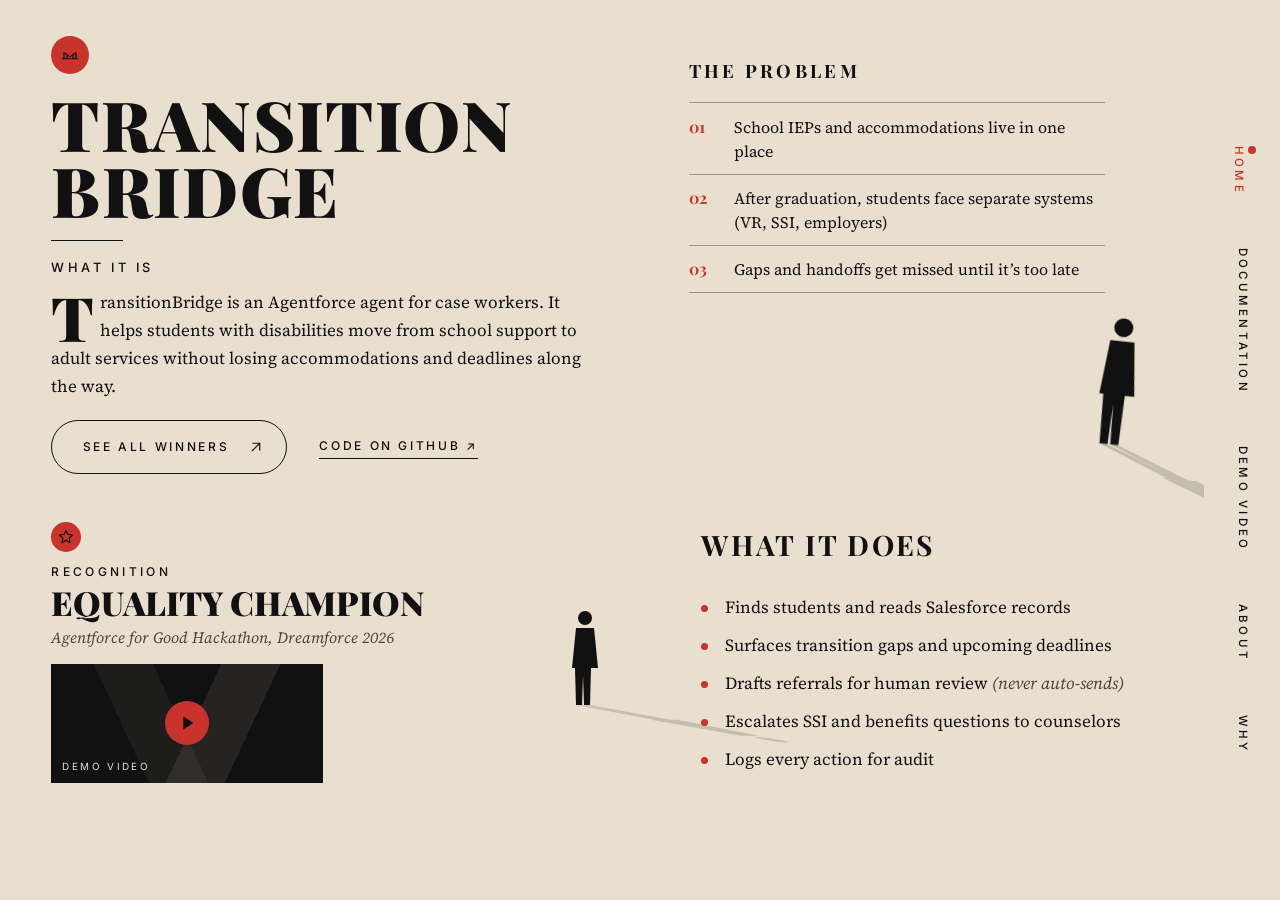
<file: index.html>
<!DOCTYPE html>
<html lang="en">
<head>
  <meta charset="utf-8">
  <meta name="viewport" content="width=device-width, initial-scale=1">
  <title>TransitionBridge — an Agentforce agent for case workers</title>
  <meta name="description" content="TransitionBridge is an Agentforce agent for case workers. It helps students with disabilities move from school support to adult services without losing accommodations and deadlines along the way.">
  <meta property="og:title" content="TransitionBridge">
  <meta property="og:description" content="Equality Champion — Agentforce for Good Hackathon, Dreamforce 2026.">
  <meta property="og:type" content="website">

  <link rel="preconnect" href="https://fonts.googleapis.com">
  <link rel="preconnect" href="https://fonts.gstatic.com" crossorigin>
  <link href="https://fonts.googleapis.com/css2?family=Inter:wght@400;500;700&family=Playfair+Display:ital,wght@0,700;0,900;1,500&family=Source+Serif+4:opsz,wght@8..60,400;8..60,500&display=swap" rel="stylesheet">
  <link rel="icon" type="image/svg+xml" href="favicon.svg">
  <script>if (!window.CSSViewTransitionRule || location.protocol === "file:") document.documentElement.classList.add("no-vt"); document.documentElement.classList.add("js");</script>
  <link rel="stylesheet" href="styles.css">
  <link rel="stylesheet" href="shared.css">
</head>
<body>

  <!-- Shared figure used as a stand-in for photography -->
  <svg width="0" height="0" style="position:absolute" aria-hidden="true" focusable="false">
    <defs>
      <symbol id="person" viewBox="0 0 40 100" overflow="visible">
        <circle cx="20" cy="9" r="7"/>
        <path d="M11 19h18l4 40h-7l-1 37h-6l-1-30-1 30h-6l-1-37H7z"/>
      </symbol>
    </defs>
  </svg>

  <a class="skip" href="#what">Skip to content</a>

  <div class="frame">
    <main class="stage" id="stage">

      <!-- 1 + 2 · Header and "What it is" -->
      <section class="cell hero" id="what" aria-labelledby="title">
        <span class="badge" aria-hidden="true">
          <svg viewBox="0 0 24 24" width="18" height="18" fill="none" stroke="currentColor" stroke-width="1.6" stroke-linecap="square">
            <path d="M2 17h20M4 17V9M20 17V9M4 9c3 0 5 5 8 5s5-5 8-5M8 17v-4M16 17v-4"/>
          </svg>
        </span>
        <h1 id="title" class="title">Transition<br>Bridge</h1>
        <hr class="rule">
        <h2 class="label">What it is</h2>
        <p class="lede dropcap">TransitionBridge is an Agentforce agent for case workers. It helps students with disabilities move from school support to adult services without losing accommodations and deadlines along the way.</p>
        <div class="cta-row">
          <a class="more" href="https://xahndra-salesforce.github.io/A4GDF26/" target="_blank" rel="noopener">
            <span class="more-icon" aria-hidden="true">
              <svg viewBox="0 0 24 24" width="18" height="18" fill="none" stroke="currentColor" stroke-width="1.6" stroke-linecap="square"><path d="M7 17L17 7M8 7h9v9"/></svg>
            </span>
            <span class="more-text">See all winners</span>
          </a>
          <a class="text-link" href="https://github.com/Alen983/TransitionBridge">Code on GitHub&nbsp;↗</a>
        </div>
      </section>

      <!-- 3 · Problem -->
      <section class="cell problem" aria-labelledby="problem-h">
        <h2 class="label" id="problem-h">The problem</h2>
        <ol class="numbered">
          <li><span>01</span>School IEPs and accommodations live in one place</li>
          <li><span>02</span>After graduation, students face separate systems (VR, SSI, employers)</li>
          <li><span>03</span>Gaps and handoffs get missed until it’s too late</li>
        </ol>
        <svg class="figure lean" viewBox="0 0 40 100" aria-hidden="true" focusable="false">
          <use href="#person" class="shadow" transform="translate(0 96) scale(1 -0.55) skewX(-55) translate(0 -96)"/>
          <use href="#person" class="body"/>
        </svg>
      </section>

      <!-- 5 · Proof -->
      <section class="cell proof" aria-labelledby="proof-h">
        <div class="skewed skew-left">
          <span class="badge red" aria-hidden="true">
            <svg viewBox="0 0 24 24" width="18" height="18" fill="none" stroke="currentColor" stroke-width="1.6" stroke-linejoin="round"><path d="M12 3l2.6 5.6 6.1.7-4.5 4.2 1.2 6L12 16.4 6.6 19.5l1.2-6L3.3 9.3l6.1-.7z"/></svg>
          </span>
          <h2 class="label" id="proof-h">Recognition</h2>
          <p class="award">Equality Champion</p>
          <p class="caption">Agentforce for Good Hackathon, Dreamforce&nbsp;2026</p>

          <!-- Optional video slot: swap for a <video> or <img> screenshot when ready -->
          <a class="video" href="#demo" data-demo-link aria-label="Watch the demo video">
            <span class="play" aria-hidden="true">
              <svg viewBox="0 0 24 24" width="22" height="22" fill="currentColor"><path d="M8 5v14l11-7z"/></svg>
            </span>
            <span class="video-label">Demo video</span>
          </a>
        </div>
        <svg class="figure walk" viewBox="0 0 40 100" aria-hidden="true" focusable="false">
          <use href="#person" class="shadow" transform="translate(0 96) scale(1 -0.4) skewX(-65) translate(0 -96)"/>
          <use href="#person" class="body"/>
        </svg>
      </section>

      <!-- 4 · What it does -->
      <section class="cell does" aria-labelledby="does-h">
        <div class="skewed skew-right">
          <h2 class="label big" id="does-h">What it does</h2>
          <ul class="dots">
            <li>Finds students and reads Salesforce records</li>
            <li>Surfaces transition gaps and upcoming deadlines</li>
            <li>Drafts referrals for human review <em>(never auto-sends)</em></li>
            <li>Escalates SSI and benefits questions to counselors</li>
            <li>Logs every action for audit</li>
          </ul>
        </div>
      </section>

      <!-- 6 · Links -->
      <nav class="links" aria-label="Project links">
        <a href="index.html" aria-current="page">Home</a>
        <a href="https://github.com/Alen983/TransitionBridge#readme">Documentation</a>
        <a href="#demo" data-demo-link>Demo video</a>
        <a href="about.html">About</a>
        <a href="why.html">Why</a>
      </nav>

    </main>
  </div>

  <script src="main.js"></script>
</body>
</html>
</file>
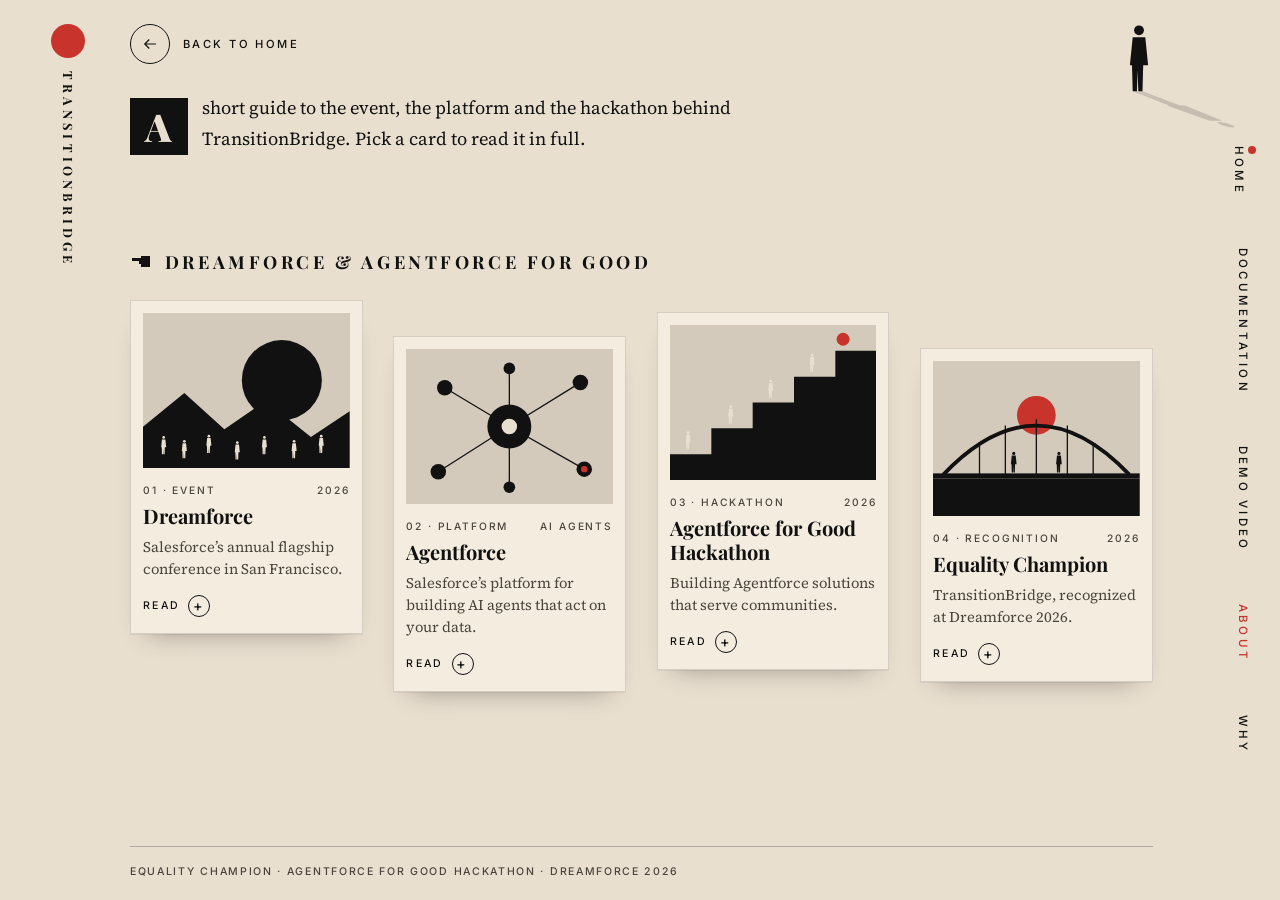
<file: about.html>
<!DOCTYPE html>
<html lang="en">
<head>
  <meta charset="utf-8">
  <meta name="viewport" content="width=device-width, initial-scale=1">
  <title>About — Dreamforce, Agentforce &amp; the Hackathon · TransitionBridge</title>
  <meta name="description" content="What is Dreamforce, what is Agentforce, and what is the Agentforce for Good Hackathon where TransitionBridge was recognized as Equality Champion.">

  <link rel="preconnect" href="https://fonts.googleapis.com">
  <link rel="preconnect" href="https://fonts.gstatic.com" crossorigin>
  <link href="https://fonts.googleapis.com/css2?family=Inter:wght@400;500;700&family=Playfair+Display:ital,wght@0,700;0,900;1,500&family=Source+Serif+4:opsz,wght@8..60,400;8..60,500&display=swap" rel="stylesheet">
  <link rel="icon" type="image/svg+xml" href="favicon.svg">
  <script>if (!window.CSSViewTransitionRule || location.protocol === "file:") document.documentElement.classList.add("no-vt"); document.documentElement.classList.add("js");</script>
  <link rel="stylesheet" href="about.css">
  <link rel="stylesheet" href="shared.css">
</head>
<body>

  <!-- Shared figure + pixel hand -->
  <svg width="0" height="0" style="position:absolute" aria-hidden="true" focusable="false">
    <defs>
      <symbol id="person" viewBox="0 0 40 100" overflow="visible">
        <circle cx="20" cy="9" r="7"/>
        <path d="M11 19h18l4 40h-7l-1 37h-6l-1-30-1 30h-6l-1-37H7z"/>
      </symbol>
    </defs>
  </svg>

  <a class="skip" href="#news">Skip to content</a>

  <div class="page">

  <a class="stamp" href="index.html" aria-label="TransitionBridge — home">
    <span class="dot" aria-hidden="true"></span>
    <span class="vertical">TransitionBridge</span>
  </a>

  <div class="content">
  <!-- Same figure as the home page: it glides here (to the top) when you navigate -->
  <svg class="figure" viewBox="0 0 40 100" aria-hidden="true" focusable="false">
    <use href="#person" class="shadow" transform="translate(0 96) scale(1 -0.55) skewX(-55) translate(0 -96)"/>
    <use href="#person" class="body"/>
  </svg>

  <a class="back" href="index.html">
    <span class="back-icon" aria-hidden="true">
      <svg viewBox="0 0 24 24" width="18" height="18" fill="none" stroke="currentColor" stroke-width="1.6"><path d="M20 12H5M11 6l-6 6 6 6"/></svg>
    </span>
    <span class="back-text">Back to home</span>
  </a>

  <main>

    <!-- Intro -->
    <section class="intro" aria-labelledby="intro-h">
      <h1 id="intro-h" class="sr-only">About Dreamforce, Agentforce and the Agentforce for Good Hackathon</h1>
      <p class="lede"><span class="cap">A</span> short guide to the event, the platform and the hackathon behind TransitionBridge. Pick a card to read it in full.</p>
    </section>

    <!-- News -->
    <section class="news" id="news" aria-labelledby="news-h">
      <h2 id="news-h" class="section-title">
        <svg class="hand" viewBox="0 0 14 8" width="22" height="13" aria-hidden="true" focusable="false">
          <path d="M7 0h6v1H7zM1 1h12v2H1zM6 3h7v2H6zM7 5h6v2H7z" transform="translate(0 .5)"/>
        </svg>
        Dreamforce &amp; Agentforce for Good
      </h2>

      <ul class="cards">

        <li>
          <button class="card" type="button" aria-haspopup="dialog">
            <span class="thumb">
              <svg viewBox="0 0 320 240" role="img" aria-label="Illustration: a crowd in front of mountains and a large sun">
                <rect class="bg" width="320" height="240"/>
                <circle cx="215" cy="104" r="62" fill="#111"/>
                <path d="M0 240V176l64-52 62 56 64-44 70 56 60-40v108z" fill="#111"/>
                <g fill="#e9dfcf">
                  <use href="#person" x="26"  y="190" width="12" height="30"/>
                  <use href="#person" x="58"  y="196" width="12" height="30"/>
                  <use href="#person" x="96"  y="188" width="12" height="30"/>
                  <use href="#person" x="140" y="198" width="12" height="30"/>
                  <use href="#person" x="182" y="190" width="12" height="30"/>
                  <use href="#person" x="228" y="196" width="12" height="30"/>
                  <use href="#person" x="270" y="188" width="12" height="30"/>
                </g>
              </svg>
            </span>
            <span class="meta"><span class="tag">01 · Event</span><span class="year">2026</span></span>
            <span class="title">Dreamforce</span>
            <span class="excerpt">Salesforce’s annual flagship conference in San Francisco.</span>
            <span class="open">Read <i aria-hidden="true">+</i></span>
            <span class="full" hidden>
              <p>Dreamforce is Salesforce’s annual flagship conference, held in San Francisco. Customers, partners, nonprofits and developers gather for product launches, training sessions and community events.</p>
              <p>It is also where the Agentforce for Good Hackathon came together in 2026, the setting in which TransitionBridge was recognized.</p>
            </span>
          </button>
        </li>

        <li>
          <button class="card" type="button" aria-haspopup="dialog">
            <span class="thumb">
              <svg viewBox="0 0 320 240" role="img" aria-label="Illustration: a central node connected to smaller nodes">
                <rect class="bg" width="320" height="240"/>
                <g stroke="#111" stroke-width="2" fill="none">
                  <path d="M160 120L60 60M160 120L270 52M160 120L50 190M160 120L276 186M160 120L160 30M160 120L160 214"/>
                </g>
                <g fill="#111">
                  <circle cx="60"  cy="60"  r="12"/>
                  <circle cx="270" cy="52"  r="12"/>
                  <circle cx="50"  cy="190" r="12"/>
                  <circle cx="276" cy="186" r="12"/>
                  <circle cx="160" cy="30"  r="9"/>
                  <circle cx="160" cy="214" r="9"/>
                  <circle cx="160" cy="120" r="34"/>
                </g>
                <circle cx="160" cy="120" r="12" fill="#e9dfcf"/>
                <circle cx="276" cy="186" r="5" fill="#c8342b"/>
              </svg>
            </span>
            <span class="meta"><span class="tag">02 · Platform</span><span class="year">AI agents</span></span>
            <span class="title">Agentforce</span>
            <span class="excerpt">Salesforce’s platform for building AI agents that act on your data.</span>
            <span class="open">Read <i aria-hidden="true">+</i></span>
            <span class="full" hidden>
              <p>Agentforce is Salesforce’s platform for building AI agents. An agent reads CRM records, reasons about a task and takes actions inside a business process, such as looking up a student, drafting a referral or routing a case to a person.</p>
              <p>Builders expose logic, for example Apex methods and Flows, as actions the agent can call. TransitionBridge uses this approach for its six agent actions.</p>
            </span>
          </button>
        </li>

        <li>
          <button class="card" type="button" aria-haspopup="dialog">
            <span class="thumb">
              <svg viewBox="0 0 320 240" role="img" aria-label="Illustration: people climbing a staircase">
                <rect class="bg" width="320" height="240"/>
                <path d="M0 240v-40h64v-40h64v-40h64V80h64V40h64v200z" fill="#111"/>
                <g fill="#e9dfcf">
                  <use href="#person" x="22"  y="164" width="12" height="30"/>
                  <use href="#person" x="88"  y="124" width="12" height="30"/>
                  <use href="#person" x="150" y="84"  width="12" height="30"/>
                  <use href="#person" x="214" y="44"  width="12" height="30"/>
                </g>
                <circle cx="268" cy="22" r="10" fill="#c8342b"/>
              </svg>
            </span>
            <span class="meta"><span class="tag">03 · Hackathon</span><span class="year">2026</span></span>
            <span class="title">Agentforce for Good Hackathon</span>
            <span class="excerpt">Building Agentforce solutions that serve communities.</span>
            <span class="open">Read <i aria-hidden="true">+</i></span>
            <span class="full" hidden>
              <p>The Agentforce for Good Hackathon invites builders to apply Agentforce to problems that matter to communities, such as education, accessibility and public services.</p>
              <p>Teams design, build and present a working agent. Entries are recognized in themed categories, including Equality Champion.</p>
            </span>
          </button>
        </li>

        <li>
          <button class="card" type="button" aria-haspopup="dialog">
            <span class="thumb">
              <svg viewBox="0 0 320 240" role="img" aria-label="Illustration: two people meeting across a bridge under a red sun">
                <rect class="bg" width="320" height="240"/>
                <circle cx="160" cy="84" r="30" fill="#c8342b"/>
                <path d="M16 176Q160 24 304 176" fill="none" stroke="#111" stroke-width="6"/>
                <path d="M72 128v48M112 100v76M160 90v86M208 100v76M248 128v48" stroke="#111" stroke-width="2"/>
                <rect x="0" y="174" width="320" height="8" fill="#111"/>
                <rect x="0" y="182" width="320" height="58" fill="#111"/>
                <g fill="#111">
                  <use href="#person" x="118" y="140" width="14" height="34"/>
                  <use href="#person" x="188" y="140" width="14" height="34"/>
                </g>
              </svg>
            </span>
            <span class="meta"><span class="tag">04 · Recognition</span><span class="year">2026</span></span>
            <span class="title">Equality Champion</span>
            <span class="excerpt">TransitionBridge, recognized at Dreamforce 2026.</span>
            <span class="open">Read <i aria-hidden="true">+</i></span>
            <span class="full" hidden>
              <p>TransitionBridge is an Agentforce agent for case workers. It helps students with disabilities move from school support to adult services without losing accommodations and deadlines along the way.</p>
              <p>It was recognized as Equality Champion in the Agentforce for Good Hackathon at Dreamforce 2026.</p>
              <p class="links-line"><a href="https://github.com/Alen983/TransitionBridge">Code</a><span aria-hidden="true"> / </span><a href="https://github.com/Alen983/TransitionBridge#readme">Documentation</a><span aria-hidden="true"> / </span><a href="#demo" data-demo-link>Demo video</a></p>
            </span>
          </button>
        </li>

      </ul>
    </section>
  </main>

  <footer class="foot">
    <p>Equality Champion · Agentforce for Good Hackathon · Dreamforce 2026</p>
  </footer>
  </div><!-- /.content -->

  <!-- Same links column as the home page -->
  <nav class="links" aria-label="Project links">
    <a href="index.html">Home</a>
    <a href="https://github.com/Alen983/TransitionBridge#readme">Documentation</a>
    <a href="#demo" data-demo-link>Demo video</a>
    <a href="about.html" aria-current="page">About</a>
    <a href="why.html">Why</a>
  </nav>

  </div><!-- /.page -->

  <!-- Enlarged view -->
  <dialog id="viewer" aria-labelledby="viewer-title">
    <button class="close" type="button" aria-label="Close">
      <svg viewBox="0 0 24 24" width="18" height="18" fill="none" stroke="currentColor" stroke-width="1.6" aria-hidden="true"><path d="M5 5l14 14M19 5L5 19"/></svg>
    </button>
    <div class="viewer-img" id="viewer-img"></div>
    <div class="viewer-body">
      <p class="tag" id="viewer-tag"></p>
      <h2 id="viewer-title"></h2>
      <div class="viewer-text" id="viewer-text"></div>
      <div class="pager">
        <button type="button" class="step" id="prev" aria-label="Previous card">←</button>
        <span id="count" aria-live="polite"></span>
        <button type="button" class="step" id="next" aria-label="Next card">→</button>
      </div>
    </div>
  </dialog>

  <script src="main.js"></script>
  <script src="about.js"></script>
</body>
</html>
</file>
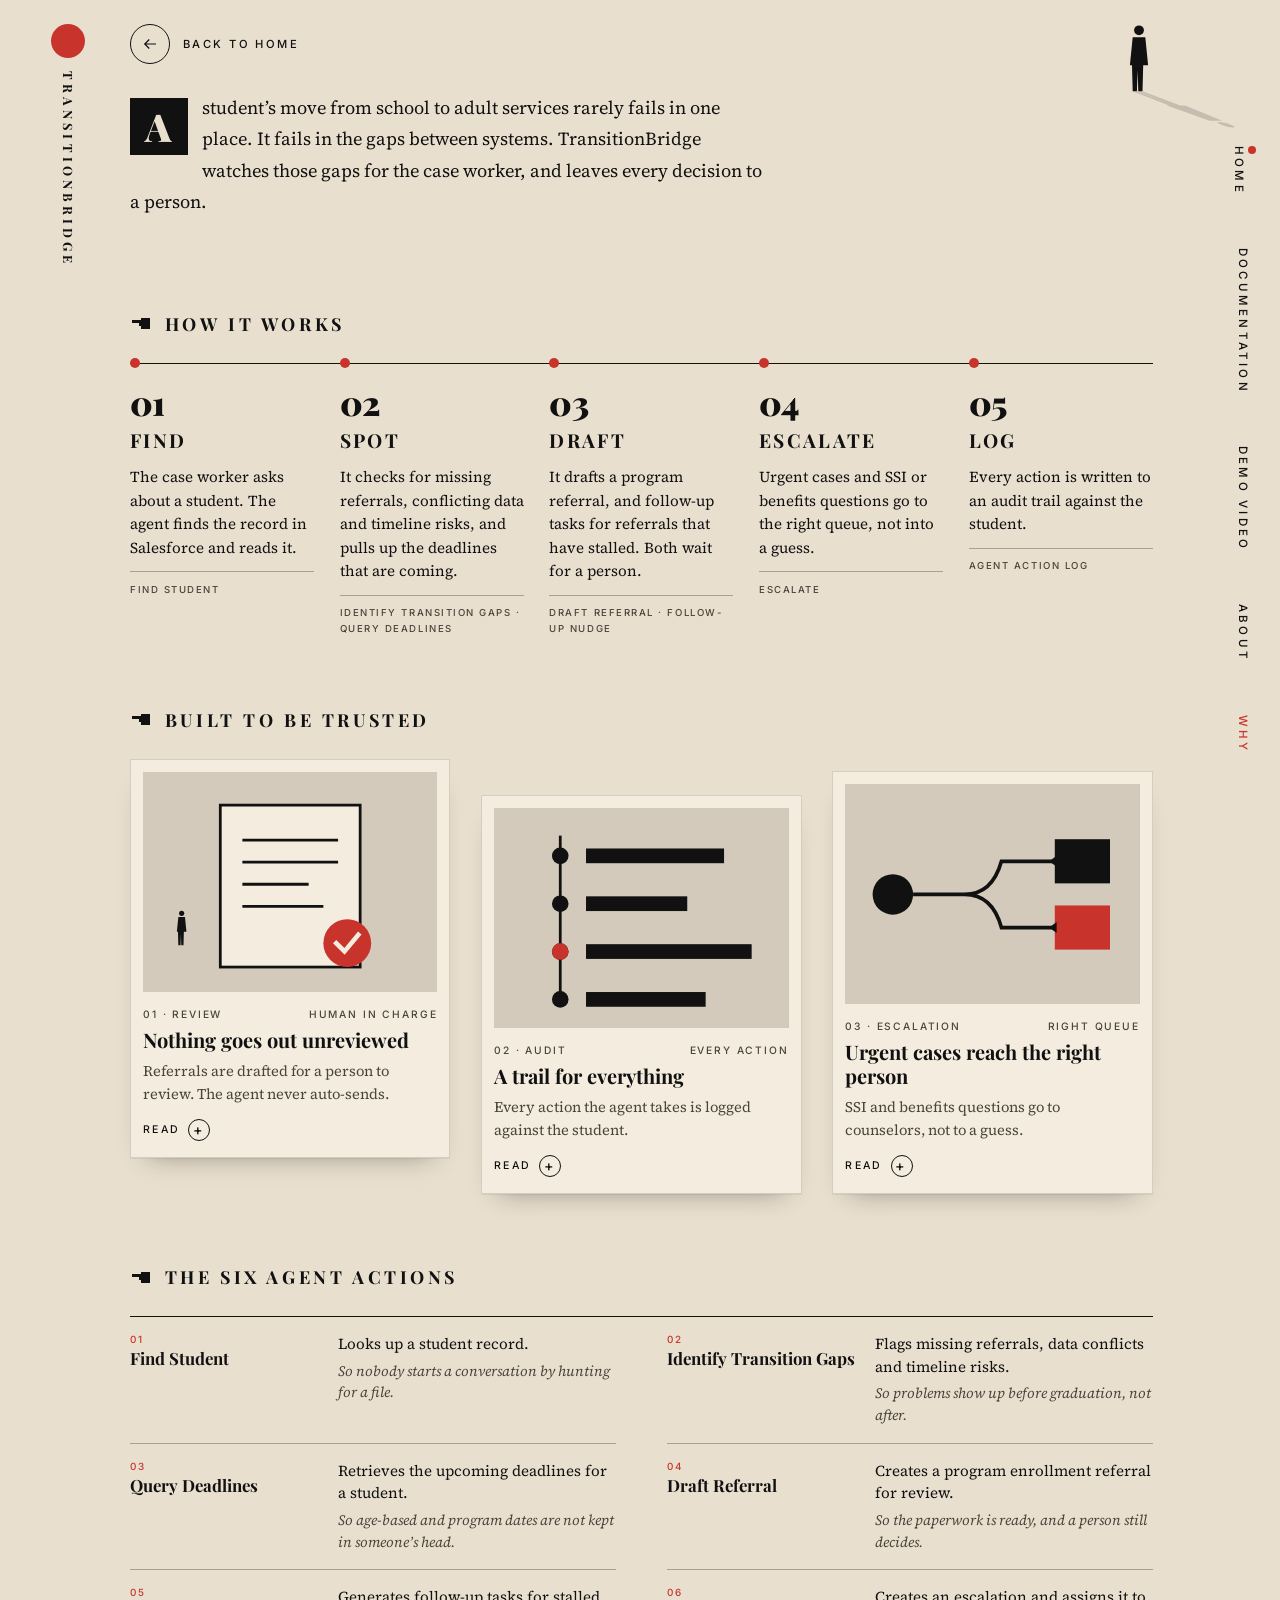
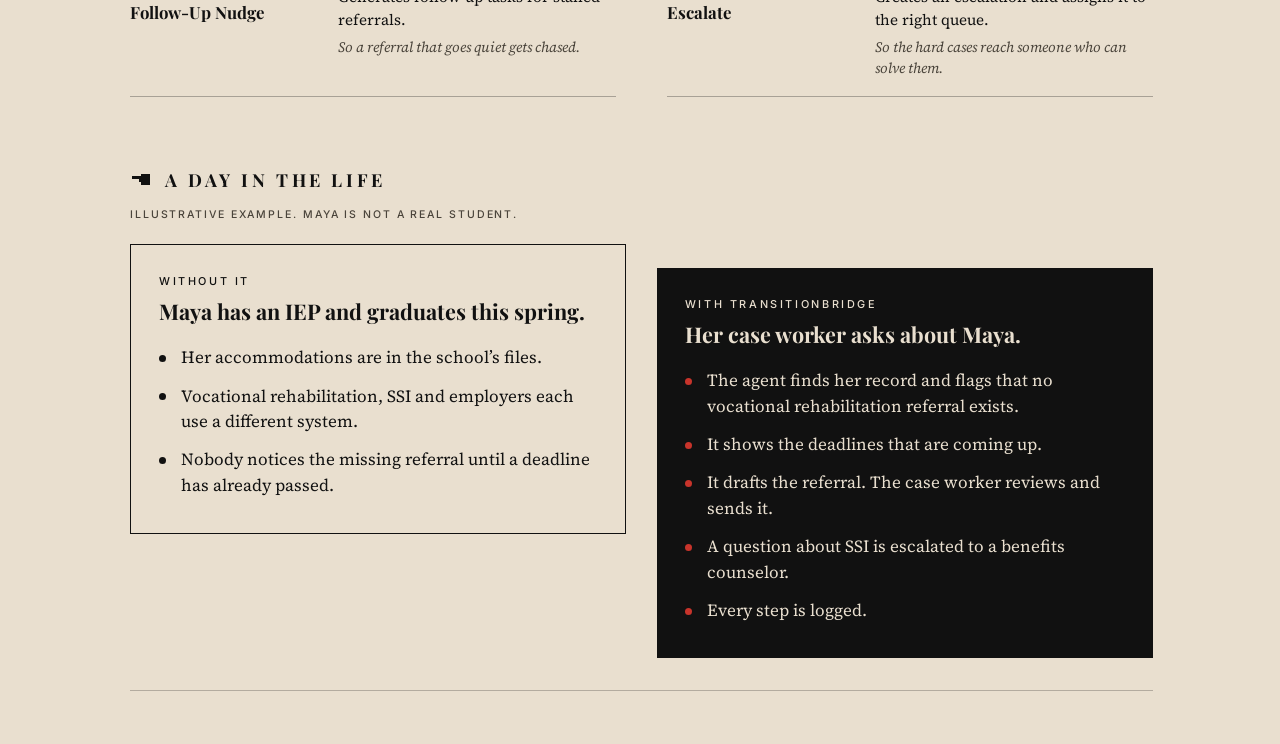
<file: why.html>
<!DOCTYPE html>
<html lang="en">
<head>
  <meta charset="utf-8">
  <meta name="viewport" content="width=device-width, initial-scale=1">
  <title>Why it works — TransitionBridge</title>
  <meta name="description" content="How TransitionBridge works, why case workers can trust it, and what its six agent actions do.">

  <link rel="preconnect" href="https://fonts.googleapis.com">
  <link rel="preconnect" href="https://fonts.gstatic.com" crossorigin>
  <link href="https://fonts.googleapis.com/css2?family=Inter:wght@400;500;700&family=Playfair+Display:ital,wght@0,700;0,900;1,500&family=Source+Serif+4:opsz,wght@8..60,400;8..60,500&display=swap" rel="stylesheet">
  <link rel="icon" type="image/svg+xml" href="favicon.svg">
  <script>if (!window.CSSViewTransitionRule || location.protocol === "file:") document.documentElement.classList.add("no-vt"); document.documentElement.classList.add("js");</script>
  <link rel="stylesheet" href="about.css">
  <link rel="stylesheet" href="why.css">
  <link rel="stylesheet" href="shared.css">
</head>
<body>

  <svg width="0" height="0" style="position:absolute" aria-hidden="true" focusable="false">
    <defs>
      <symbol id="person" viewBox="0 0 40 100" overflow="visible">
        <circle cx="20" cy="9" r="7"/>
        <path d="M11 19h18l4 40h-7l-1 37h-6l-1-30-1 30h-6l-1-37H7z"/>
      </symbol>
    </defs>
  </svg>

  <a class="skip" href="#how">Skip to content</a>

  <div class="page">

  <a class="stamp" href="index.html" aria-label="TransitionBridge — home">
    <span class="dot" aria-hidden="true"></span>
    <span class="vertical">TransitionBridge</span>
  </a>

  <div class="content">
  <svg class="figure" viewBox="0 0 40 100" aria-hidden="true" focusable="false">
    <use href="#person" class="shadow" transform="translate(0 96) scale(1 -0.55) skewX(-55) translate(0 -96)"/>
    <use href="#person" class="body"/>
  </svg>

  <a class="back" href="index.html">
    <span class="back-icon" aria-hidden="true">
      <svg viewBox="0 0 24 24" width="18" height="18" fill="none" stroke="currentColor" stroke-width="1.6"><path d="M20 12H5M11 6l-6 6 6 6"/></svg>
    </span>
    <span class="back-text">Back to home</span>
  </a>

  <main>

    <section class="intro" aria-labelledby="intro-h">
      <h1 id="intro-h" class="sr-only">Why TransitionBridge works</h1>
      <p class="lede"><span class="cap">A</span> student’s move from school to adult services rarely fails in one place. It fails in the gaps between systems. TransitionBridge watches those gaps for the case worker, and leaves every decision to a person.</p>
    </section>

    <!-- 1 · How it works -->
    <section class="block" id="how" aria-labelledby="how-h">
      <h2 id="how-h" class="section-title">
        <svg class="hand" viewBox="0 0 14 8" width="22" height="13" aria-hidden="true" focusable="false"><path d="M7 0h6v1H7zM1 1h12v2H1zM6 3h7v2H6zM7 5h6v2H7z" transform="translate(0 .5)"/></svg>
        How it works
      </h2>

      <ol class="steps">
        <li>
          <span class="num">01</span>
          <h3>Find</h3>
          <p>The case worker asks about a student. The agent finds the record in Salesforce and reads it.</p>
          <span class="action">Find Student</span>
        </li>
        <li>
          <span class="num">02</span>
          <h3>Spot</h3>
          <p>It checks for missing referrals, conflicting data and timeline risks, and pulls up the deadlines that are coming.</p>
          <span class="action">Identify Transition Gaps · Query Deadlines</span>
        </li>
        <li>
          <span class="num">03</span>
          <h3>Draft</h3>
          <p>It drafts a program referral, and follow-up tasks for referrals that have stalled. Both wait for a person.</p>
          <span class="action">Draft Referral · Follow-Up Nudge</span>
        </li>
        <li>
          <span class="num">04</span>
          <h3>Escalate</h3>
          <p>Urgent cases and SSI or benefits questions go to the right queue, not into a guess.</p>
          <span class="action">Escalate</span>
        </li>
        <li>
          <span class="num">05</span>
          <h3>Log</h3>
          <p>Every action is written to an audit trail against the student.</p>
          <span class="action">Agent Action Log</span>
        </li>
      </ol>
    </section>

    <!-- 2 · Built to be trusted -->
    <section class="block" id="trust" aria-labelledby="trust-h">
      <h2 id="trust-h" class="section-title">
        <svg class="hand" viewBox="0 0 14 8" width="22" height="13" aria-hidden="true" focusable="false"><path d="M7 0h6v1H7zM1 1h12v2H1zM6 3h7v2H6zM7 5h6v2H7z" transform="translate(0 .5)"/></svg>
        Built to be trusted
      </h2>

      <ul class="cards three">

        <li>
          <button class="card" type="button" aria-haspopup="dialog">
            <span class="thumb">
              <svg viewBox="0 0 320 240" role="img" aria-label="Illustration: a drafted page waiting for a person to approve it">
                <rect class="bg" width="320" height="240"/>
                <rect x="84" y="36" width="152" height="176" fill="#f3ecdf" stroke="#111" stroke-width="3"/>
                <g stroke="#111" stroke-width="3"><path d="M108 74h104M108 98h104M108 122h72M108 146h88"/></g>
                <circle cx="222" cy="186" r="26" fill="#c8342b"/>
                <path d="M210 186l9 9 15-18" fill="none" stroke="#f3ecdf" stroke-width="5" stroke-linecap="square"/>
                <g fill="#111"><use href="#person" x="34" y="150" width="16" height="40"/></g>
              </svg>
            </span>
            <span class="meta"><span class="tag">01 · Review</span><span class="year">Human in charge</span></span>
            <span class="title">Nothing goes out unreviewed</span>
            <span class="excerpt">Referrals are drafted for a person to review. The agent never auto-sends.</span>
            <span class="open">Read <i aria-hidden="true">+</i></span>
            <span class="full" hidden>
              <p>TransitionBridge prepares the work and the case worker makes the call. A referral is created as a draft for human review, and it is never sent automatically.</p>
              <p>That keeps people accountable for every decision about a student, while the agent takes care of the searching, checking and paperwork.</p>
            </span>
          </button>
        </li>

        <li>
          <button class="card" type="button" aria-haspopup="dialog">
            <span class="thumb">
              <svg viewBox="0 0 320 240" role="img" aria-label="Illustration: a timeline of logged actions">
                <rect class="bg" width="320" height="240"/>
                <path d="M72 30v184" stroke="#111" stroke-width="3"/>
                <g fill="#111"><circle cx="72" cy="52" r="9"/><circle cx="72" cy="104" r="9"/><circle cx="72" cy="156" r="9"/><circle cx="72" cy="208" r="9"/></g>
                <circle cx="72" cy="156" r="9" fill="#c8342b"/>
                <g fill="#111"><rect x="100" y="44" width="150" height="16"/><rect x="100" y="96" width="110" height="16"/><rect x="100" y="148" width="180" height="16"/><rect x="100" y="200" width="130" height="16"/></g>
              </svg>
            </span>
            <span class="meta"><span class="tag">02 · Audit</span><span class="year">Every action</span></span>
            <span class="title">A trail for everything</span>
            <span class="excerpt">Every action the agent takes is logged against the student.</span>
            <span class="open">Read <i aria-hidden="true">+</i></span>
            <span class="full" hidden>
              <p>Each automated action is written to an Agent Action Log record tied to the student, so a supervisor can see what was done and when.</p>
              <p>Together with the escalation records, it gives schools and agencies an audit trail for every handoff.</p>
            </span>
          </button>
        </li>

        <li>
          <button class="card" type="button" aria-haspopup="dialog">
            <span class="thumb">
              <svg viewBox="0 0 320 240" role="img" aria-label="Illustration: one path splitting towards two destinations">
                <rect class="bg" width="320" height="240"/>
                <circle cx="52" cy="120" r="22" fill="#111"/>
                <path d="M74 120H130Q160 120 170 84H228M130 120Q160 120 170 156H228" fill="none" stroke="#111" stroke-width="4"/>
                <rect x="228" y="60" width="60" height="48" fill="#111"/>
                <rect x="228" y="132" width="60" height="48" fill="#c8342b"/>
                <path d="M222 84l8-6v12zM222 156l8-6v12z" fill="#111"/>
              </svg>
            </span>
            <span class="meta"><span class="tag">03 · Escalation</span><span class="year">Right queue</span></span>
            <span class="title">Urgent cases reach the right person</span>
            <span class="excerpt">SSI and benefits questions go to counselors, not to a guess.</span>
            <span class="open">Read <i aria-hidden="true">+</i></span>
            <span class="full" hidden>
              <p>When a case is urgent or needs specialist knowledge, such as SSI and benefits questions, the agent creates an escalation and assigns it to the Benefits Counselors or Case Workers queue.</p>
              <p>Resolution notes stay on the escalation record, so nothing gets lost between teams.</p>
            </span>
          </button>
        </li>

      </ul>
    </section>

    <!-- 3 · The six actions -->
    <section class="block" id="actions" aria-labelledby="actions-h">
      <h2 id="actions-h" class="section-title">
        <svg class="hand" viewBox="0 0 14 8" width="22" height="13" aria-hidden="true" focusable="false"><path d="M7 0h6v1H7zM1 1h12v2H1zM6 3h7v2H6zM7 5h6v2H7z" transform="translate(0 .5)"/></svg>
        The six agent actions
      </h2>

      <dl class="actions">
        <div>
          <dt><span>01</span>Find Student</dt>
          <dd>Looks up a student record.<em>So nobody starts a conversation by hunting for a file.</em></dd>
        </div>
        <div>
          <dt><span>02</span>Identify Transition Gaps</dt>
          <dd>Flags missing referrals, data conflicts and timeline risks.<em>So problems show up before graduation, not after.</em></dd>
        </div>
        <div>
          <dt><span>03</span>Query Deadlines</dt>
          <dd>Retrieves the upcoming deadlines for a student.<em>So age-based and program dates are not kept in someone’s head.</em></dd>
        </div>
        <div>
          <dt><span>04</span>Draft Referral</dt>
          <dd>Creates a program enrollment referral for review.<em>So the paperwork is ready, and a person still decides.</em></dd>
        </div>
        <div>
          <dt><span>05</span>Follow-Up Nudge</dt>
          <dd>Generates follow-up tasks for stalled referrals.<em>So a referral that goes quiet gets chased.</em></dd>
        </div>
        <div>
          <dt><span>06</span>Escalate</dt>
          <dd>Creates an escalation and assigns it to the right queue.<em>So the hard cases reach someone who can solve them.</em></dd>
        </div>
      </dl>
    </section>

    <!-- 4 · A day in the life -->
    <section class="block" id="story" aria-labelledby="story-h">
      <h2 id="story-h" class="section-title">
        <svg class="hand" viewBox="0 0 14 8" width="22" height="13" aria-hidden="true" focusable="false"><path d="M7 0h6v1H7zM1 1h12v2H1zM6 3h7v2H6zM7 5h6v2H7z" transform="translate(0 .5)"/></svg>
        A day in the life
      </h2>
      <p class="note">Illustrative example. Maya is not a real student.</p>

      <div class="story">
        <article class="panel before">
          <h3>Without it</h3>
          <p class="who">Maya has an IEP and graduates this spring.</p>
          <ul>
            <li>Her accommodations are in the school’s files.</li>
            <li>Vocational rehabilitation, SSI and employers each use a different system.</li>
            <li>Nobody notices the missing referral until a deadline has already passed.</li>
          </ul>
        </article>

        <article class="panel after">
          <h3>With TransitionBridge</h3>
          <p class="who">Her case worker asks about Maya.</p>
          <ul>
            <li>The agent finds her record and flags that no vocational rehabilitation referral exists.</li>
            <li>It shows the deadlines that are coming up.</li>
            <li>It drafts the referral. The case worker reviews and sends it.</li>
            <li>A question about SSI is escalated to a benefits counselor.</li>
            <li>Every step is logged.</li>
          </ul>
        </article>
      </div>
    </section>

  </main>

  <footer class="foot">
    <p>Equality Champion · Agentforce for Good Hackathon · Dreamforce 2026</p>
  </footer>
  </div><!-- /.content -->

  <nav class="links" aria-label="Project links">
    <a href="index.html">Home</a>
    <a href="https://github.com/Alen983/TransitionBridge#readme">Documentation</a>
    <a href="#demo" data-demo-link>Demo video</a>
    <a href="about.html">About</a>
    <a href="why.html" aria-current="page">Why</a>
  </nav>

  </div><!-- /.page -->

  <!-- Enlarged view (same component as the About page) -->
  <dialog id="viewer" aria-labelledby="viewer-title">
    <button class="close" type="button" aria-label="Close">
      <svg viewBox="0 0 24 24" width="18" height="18" fill="none" stroke="currentColor" stroke-width="1.6" aria-hidden="true"><path d="M5 5l14 14M19 5L5 19"/></svg>
    </button>
    <div class="viewer-img" id="viewer-img"></div>
    <div class="viewer-body">
      <p class="tag" id="viewer-tag"></p>
      <h2 id="viewer-title"></h2>
      <div class="viewer-text" id="viewer-text"></div>
      <div class="pager">
        <button type="button" class="step" id="prev" aria-label="Previous card">←</button>
        <span id="count" aria-live="polite"></span>
        <button type="button" class="step" id="next" aria-label="Next card">→</button>
      </div>
    </div>
  </dialog>

  <script src="main.js"></script>
  <script src="about.js"></script>
</body>
</html>
</file>
<file: styles.css>
:root {
  --paper: #e9dfcf;
  --ink: #111;
  --muted: #4a443b;
  --red: #c8342b;
  --split: 54%;
  --serif-display: "Playfair Display", "Bodoni MT", Didot, Georgia, serif;
  --serif-body: "Source Serif 4", Georgia, "Times New Roman", serif;
  --sans: Inter, system-ui, -apple-system, "Segoe UI", sans-serif;
  --side: 76px;
}

*, *::before, *::after { box-sizing: border-box; }

html { -webkit-text-size-adjust: 100%; }

body {
  margin: 0;
  background: var(--paper);
  color: var(--ink);
  font-family: var(--serif-body);
  font-size: 1.0625rem;
  line-height: 1.65;
  -webkit-font-smoothing: antialiased;
}

a { color: inherit; }
a:focus-visible { outline: 2px solid var(--red); outline-offset: 4px; }

.skip {
  position: absolute; left: 1rem; top: -4rem;
  background: var(--ink); color: var(--paper);
  padding: .5rem 1rem; font-family: var(--sans); font-size: .8rem; z-index: 10;
}
.skip:focus { top: 1rem; }

/* ---------- Stage ---------- */
.frame { padding-right: var(--side); position: relative; }
.stage {
  position: relative;
  min-height: max(100vh, 800px);
  overflow: hidden;
}

.cell { position: absolute; }

/* ---------- Shared type ---------- */
.label {
  margin: 0 0 1rem;
  font-family: var(--serif-display);
  font-weight: 700;
  font-size: 1.15rem;
  letter-spacing: .18em;
  text-transform: uppercase;
}
.label.big { font-size: clamp(1.5rem, 2.2vw, 2.1rem); letter-spacing: .08em; margin-bottom: 1.25rem; }

.badge {
  display: inline-grid; place-items: center;
  width: 38px; height: 38px; border-radius: 50%;
  background: var(--red); color: var(--ink);
}

/* ---------- Hero ---------- */
.hero {
  left: 0; top: 0;
  width: var(--split);
  height: 54%;
  padding: 2.25rem 3rem 0 clamp(1.5rem, 4vw, 4rem);
}
.hero .badge { margin-bottom: 1rem; }
.title {
  margin: 0;
  font-family: var(--serif-display);
  font-weight: 900;
  font-size: clamp(2.6rem, 5.4vw, 5rem);
  line-height: .96;
  letter-spacing: .02em;
  text-transform: uppercase;
}
.rule { border: 0; border-top: 1px solid var(--ink); width: 4.5rem; margin: 1.1rem 0 1rem; }
.hero .label { font-size: .8rem; font-family: var(--sans); font-weight: 500; letter-spacing: .28em; margin-bottom: .6rem; }
.lede { margin: 0; max-width: 35rem; }

.dropcap::first-letter {
  float: left;
  font-family: var(--serif-display);
  font-weight: 900;
  font-size: 3.6em;
  line-height: .8;
  padding: .08em .1em 0 0;
}

.cta-row { display: flex; align-items: center; gap: 2rem; margin-top: 1.25rem; flex-wrap: wrap; }
/* One single pill button: label + arrow together */
.more {
  display: inline-flex; align-items: center; gap: 1.1rem;
  padding: 1rem 1.35rem 1rem 1.9rem;
  border: 1px solid var(--ink); border-radius: 999px;
  text-decoration: none;
  transition: background .2s, color .2s;
}
.more-icon { order: 2; display: grid; place-items: center; transition: transform .2s; }
.more-icon svg { display: block; }
.more:hover, .more:focus-visible { background: var(--ink); color: var(--paper); }
.more:hover .more-icon, .more:focus-visible .more-icon { transform: translate(2px, -2px); }
.more-text, .text-link {
  font-family: var(--sans); font-size: .75rem; font-weight: 500;
  letter-spacing: .22em; text-transform: uppercase;
}
.text-link { text-decoration: none; border-bottom: 1px solid var(--ink); padding-bottom: 2px; }
.text-link:hover { color: var(--red); border-color: var(--red); }

/* ---------- Problem ---------- */
.problem {
  left: var(--split); right: 0; top: 0;
  height: 50%;
  padding: 3.5rem clamp(1.5rem, 3vw, 3.5rem) 0 clamp(1.5rem, 3vw, 3.5rem);
}
.numbered { list-style: none; margin: 0; padding: 0; max-width: 26rem; counter-reset: n; }
.numbered li {
  display: grid; grid-template-columns: 2.6rem 1fr; gap: .25rem;
  padding: .7rem 0; border-top: 1px solid rgba(17,17,17,.35);
  font-size: 1rem; line-height: 1.5;
}
.numbered li:last-child { border-bottom: 1px solid rgba(17,17,17,.35); }
.numbered span { font-family: var(--serif-display); font-weight: 700; color: var(--red); }

/* ---------- Lower blocks ---------- */
.proof {
  left: 0; top: 58%; bottom: 0; width: var(--split);
}
.does {
  left: var(--split); right: 0; top: 58%; bottom: 0;
}
.skewed { padding: 0 clamp(1.5rem, 3vw, 3.5rem) 2rem clamp(1.5rem, 4vw, 4rem); }

.proof .badge { margin-bottom: .6rem; width: 30px; height: 30px; }
.proof .label { font-family: var(--sans); font-size: .75rem; font-weight: 500; letter-spacing: .28em; margin-bottom: .25rem; }
.award {
  margin: 0; font-family: var(--serif-display); font-weight: 900;
  font-size: clamp(1.6rem, 2.6vw, 2.4rem); line-height: 1.05; text-transform: uppercase;
}
.caption { margin: .4rem 0 .9rem; max-width: 22rem; font-style: italic; font-size: .98rem; line-height: 1.45; color: var(--muted); }

.video {
  position: relative; display: grid; place-items: center;
  width: min(100%, 17rem); aspect-ratio: 16 / 7;
  background: var(--ink); color: var(--paper); text-decoration: none;
  overflow: hidden;
}
.video::before {
  content: ""; position: absolute; inset: 0;
  background:
    linear-gradient(115deg, transparent 52%, rgba(233,223,207,.09) 52%, rgba(233,223,207,.09) 70%, transparent 70%),
    linear-gradient(65deg, transparent 30%, rgba(233,223,207,.06) 30%, rgba(233,223,207,.06) 48%, transparent 48%);
}
.play {
  position: relative; display: grid; place-items: center;
  width: 44px; height: 44px; border-radius: 50%; background: var(--red); color: var(--ink);
  transition: transform .2s;
}
.video:hover .play { transform: scale(1.12); }
.video-label {
  position: absolute; left: .7rem; bottom: .5rem;
  font-family: var(--sans); font-size: .62rem; letter-spacing: .24em; text-transform: uppercase;
}

.dots { list-style: none; margin: 0; padding: 0; max-width: 29rem; }
.dots li {
  position: relative; padding: .42rem 0 .42rem 1.5rem; line-height: 1.45;
}
.dots li::before {
  content: ""; position: absolute; left: 0; top: .95em;
  width: 7px; height: 7px; border-radius: 50%; background: var(--red);
}
.dots em { color: var(--muted); }

/* ---------- Figures (photography stand-ins) ---------- */
.figure { position: absolute; overflow: visible; pointer-events: none; }
.figure .body { fill: var(--ink); }
.figure .shadow { fill: var(--ink); opacity: .16; }
.lean {
  right: 12%; bottom: 0; height: 30%; max-height: 210px; width: auto;
  transform: rotate(6deg); transform-origin: 50% 100%;
  view-transition-name: human; /* glides to the figure at the top of the About page */
}
.walk { right: 7%; top: 23%; height: 100px; width: 40px; }

/* ---------- Links sidebar ---------- */
.links {
  position: fixed; top: 0; right: 0; bottom: 0; width: var(--side);
  display: flex; flex-direction: column; align-items: center; justify-content: center; gap: 2.5rem;
}
.links a {
  writing-mode: vertical-rl;
  font-family: var(--sans); font-size: .72rem; font-weight: 500;
  letter-spacing: .28em; text-transform: uppercase; text-decoration: none;
  padding: .4rem;
  transition: color .2s;
}
.links a:hover, .links a[aria-current="page"] { color: var(--red); }
.links a:first-child::before {
  content: ""; display: block; width: 8px; height: 8px; border-radius: 50%;
  background: var(--red); margin: 0 auto .9rem;
}

/* ---------- Smaller screens: stack the planes ---------- */
@media (max-width: 900px) {
  :root { --side: 0px; }
  .frame { padding-right: 0; padding-bottom: 4.5rem; }
  .stage { min-height: 0; display: flex; flex-direction: column; overflow: visible; }
  .cell { position: relative; left: auto; right: auto; top: auto; bottom: auto; width: auto; height: auto; }
  .hero { padding: 1.75rem 1.5rem 2.5rem; }
  .problem { padding: 2rem 1.5rem 3rem; }
  .proof { padding-top: 2rem; }
  .does { padding: 2rem 0 1rem; }
  .skew-left, .skew-right { padding: 0 1.5rem 2rem; }
  .skew-right { padding-top: 0; }
  .figure { display: none; }
  .title { font-size: clamp(2.8rem, 14vw, 4.5rem); }
  .links {
    top: auto; left: 0; right: 0; bottom: 0; width: auto; height: 3.5rem;
    flex-direction: row; justify-content: center; gap: .5rem; padding: 0 .25rem;
    background: var(--paper); z-index: 5;
  }
  .links a { writing-mode: horizontal-tb; padding: .5rem .2rem; letter-spacing: .1em; font-size: .6rem; white-space: nowrap; }
  .links a:first-child::before { display: none; }
}

@media (max-width: 420px) {
  .links { gap: .3rem; padding: 0 .15rem; }
  .links a { letter-spacing: .06em; font-size: .56rem; padding: .5rem .15rem; }
}

@media (prefers-reduced-motion: reduce) {
  * { transition: none !important; }
}
</file>
<file: shared.css>
﻿/* Shared by index.html and about.html: ink-brush cursor + in-page video player */

/* ---------- Small black pointer (mouse / pen only) ---------- */
@media (pointer: fine) {
  *, *::before, *::after {
    cursor: url("data:image/svg+xml,%3Csvg xmlns='http://www.w3.org/2000/svg' width='16' height='20' viewBox='0 0 22 28'%3E%3Cpath d='M2 2v20l5.2-4.8 3.6 8.2 3.4-1.5-3.6-8H18z' fill='%23111' stroke='%23e9dfcf' stroke-width='1.4' stroke-linejoin='round'/%3E%3C/svg%3E") 1 1, auto !important;
  }
}

/* ---------- In-page video player ---------- */
.video-dialog {
  padding: 0; border: 0; margin: auto;
  width: min(1040px, calc(100% - 2rem));
  max-width: none; max-height: calc(100vh - 2rem);
  background: #111; color: #e9dfcf;
  box-shadow: 0 30px 80px -20px rgba(0,0,0,.6);
  overflow: hidden;
}
.video-dialog::backdrop { background: rgba(17,17,17,.72); }
.video-dialog[open] { display: block; animation: vd-rise .25s ease; }
@keyframes vd-rise { from { opacity: 0; transform: translateY(12px); } to { opacity: 1; transform: none; } }

.vd-bar {
  display: flex; justify-content: space-between; align-items: center;
  padding: .6rem .6rem .6rem 1.1rem;
  font-family: Inter, system-ui, -apple-system, "Segoe UI", sans-serif;
  font-size: .7rem; font-weight: 500; letter-spacing: .22em; text-transform: uppercase;
}
.vd-close {
  display: grid; place-items: center; width: 38px; height: 38px;
  border: 1px solid #e9dfcf; border-radius: 50%;
  background: transparent; color: #e9dfcf; cursor: pointer;
  transition: background .2s, color .2s;
}
.vd-close:hover, .vd-close:focus-visible { background: #e9dfcf; color: #111; }
.vd-frame { aspect-ratio: 16 / 9; width: 100%; background: #000; }
.vd-frame iframe { display: block; width: 100%; height: 100%; border: 0; }
.vd-foot {
  padding: .7rem 1.1rem .9rem;
  font-family: Inter, system-ui, -apple-system, "Segoe UI", sans-serif;
  font-size: .68rem; letter-spacing: .16em; text-transform: uppercase;
}
.vd-foot a { color: #e9dfcf; text-underline-offset: 3px; }
.video-dialog :focus-visible { outline: 2px solid #c8342b; outline-offset: 3px; }

@media (max-width: 720px) {
  .video-dialog { width: calc(100% - 1rem); }
  .vd-foot { letter-spacing: .1em; }
}

@media (prefers-reduced-motion: reduce) {
  .video-dialog[open] { animation: none; }
}


/* ---------- Smooth page-to-page transitions ---------- */
/* Cross-document View Transitions (Chrome, Edge, Safari 18.2+) */
@view-transition { navigation: auto; }

/* Keep the paper background identical during the swap so nothing flashes or shifts */
html { background: #e9dfcf; }

/* Shared elements that stay on screen and morph/slide between the two pages */
.links { view-transition-name: links; }
/* .figure on both pages carries view-transition-name: human (smart-animate) */

/* Page content: a quick, plain crossfade (no sliding, so no "jump") */
::view-transition-old(root) { animation: pt-out .28s ease both; }
::view-transition-new(root) { animation: pt-in .4s ease both; }

/* The human glides from its spot on one page to its spot on the other */
::view-transition-group(human) {
  animation-duration: .8s;
  animation-timing-function: cubic-bezier(.65, 0, .25, 1);
}
::view-transition-group(links) { animation-duration: .4s; }

@keyframes pt-out { to { opacity: 0; } }
@keyframes pt-in  { from { opacity: 0; } to { opacity: 1; } }

/* Fallback for browsers without View Transitions: fade the page in/out */
.no-vt body { animation: pt-in .45s ease; }
.no-vt.leaving body { opacity: 0; transition: opacity .25s ease; }

@media (prefers-reduced-motion: reduce) {
  @view-transition { navigation: none; }
  .no-vt body { animation: none; }
  .no-vt.leaving body { transition: none; opacity: 1; }
}


/* ======================================================================
   Smart-animate: shared elements that travel between pages
   ====================================================================== */
.dot, .hero .badge { view-transition-name: brand-dot; }   /* red circle: Home badge <-> logo dot */
.vertical { view-transition-name: brand-text; }            /* vertical wordmark */

::view-transition-group(human),
::view-transition-group(brand-dot),
::view-transition-group(brand-text) {
  animation-duration: .8s;
  animation-timing-function: cubic-bezier(.65, 0, .25, 1);
}
::view-transition-group(links) {
  animation-duration: .5s;
  animation-timing-function: cubic-bezier(.65, 0, .25, 1);
}
/* shared elements cross-dissolve gently while they travel */
::view-transition-old(human), ::view-transition-new(human),
::view-transition-old(brand-dot), ::view-transition-new(brand-dot) {
  animation-duration: .8s;
}

/* ======================================================================
   Micro-interactions
   ====================================================================== */
:root { --ease-out: cubic-bezier(.16, 1, .3, 1); }

@media (prefers-reduced-motion: no-preference) {
  html { scroll-behavior: smooth; }
}

/* Staggered reveal — JS tags elements with .rv and adds .in when they scroll into view */
.js .rv {
  opacity: 0;
  transform: translateY(18px);
  transition: opacity .9s var(--ease-out), transform 1s var(--ease-out);
  transition-delay: calc(var(--i, 0) * 80ms + .12s);
}
.js .rv.in { opacity: 1; transform: none; }

/* Links column: gentle nudge on hover */
.links a { transition: color .25s ease, transform .35s var(--ease-out); }
.links a:hover { transform: translateX(-3px); }

/* Underline that draws itself on hover */
.text-link {
  border-bottom: 0; padding-bottom: 3px;
  background:
    linear-gradient(var(--red, #c8342b), var(--red, #c8342b)) 0 100% / 0 1px no-repeat,
    linear-gradient(#111, #111) 0 100% / 100% 1px no-repeat;
  transition: background-size .5s var(--ease-out), color .25s ease;
}
.text-link:hover { background-size: 100% 1px, 100% 1px; color: var(--red, #c8342b); }

/* Pressed states feel physical */
.more { transition: background .25s ease, color .25s ease, transform .3s var(--ease-out); }
.more:active { transform: scale(.97); }
.card:active { transform: translateY(-2px) scale(.99); }
.back:active .back-icon { transform: translateX(-5px) scale(.94); }
.step:active, .close:active, .vd-close:active { transform: scale(.9); }
.step, .close, .vd-close { transition: background .25s ease, color .25s ease, transform .3s var(--ease-out); }

/* Lists respond to the pointer */
.numbered span { display: inline-block; transition: transform .35s var(--ease-out); }
.numbered li:hover span { transform: translateX(4px); }
.dots li::before, .steps li::before { transition: transform .35s var(--ease-out); }
.dots li:hover::before, .steps li:hover::before { transform: scale(1.5); }
.actions dt { transition: transform .4s var(--ease-out); }
.actions > div:hover dt { transform: translateX(6px); }
.card .open i { transition: background .25s ease, color .25s ease, transform .35s var(--ease-out); }
.card:hover .open i { transform: rotate(90deg); }

/* Play button breathes so the demo feels alive */
@media (prefers-reduced-motion: no-preference) {
  .play::after {
    content: ""; position: absolute; inset: -6px; border-radius: 50%;
    border: 1px solid #c8342b; opacity: 0;
    animation: pulse 2.6s ease-out infinite;
  }
  @keyframes pulse {
    0% { transform: scale(.85); opacity: .7; }
    70%, 100% { transform: scale(1.5); opacity: 0; }
  }
}

@media (max-width: 900px) {
  .links a:hover { transform: translateY(-2px); }
}

@media (prefers-reduced-motion: reduce) {
  .js .rv { opacity: 1; transform: none; transition: none; }
  .links a, .text-link, .more, .card, .step, .close { transition: none; }
}
</file>
<file: about.css>
:root {
  --paper: #e9dfcf;
  --card: #f3ecdf;
  --ink: #111;
  --muted: #4a443b;
  --red: #c8342b;
  --serif-display: "Playfair Display", "Bodoni MT", Didot, Georgia, serif;
  --serif-body: "Source Serif 4", Georgia, "Times New Roman", serif;
  --sans: Inter, system-ui, -apple-system, "Segoe UI", sans-serif;
  --pad: clamp(1.25rem, 4vw, 3.5rem);
  --side: 76px;
}

*, *::before, *::after { box-sizing: border-box; }

body {
  margin: 0;
  background: var(--paper);
  color: var(--ink);
  font-family: var(--serif-body);
  font-size: 1.0625rem;
  line-height: 1.65;
  -webkit-font-smoothing: antialiased;
  min-height: 100vh;
  display: flex; flex-direction: column;
}
main { flex: 1; }

a { color: inherit; }
a:focus-visible, button:focus-visible { outline: 2px solid var(--red); outline-offset: 4px; }

.sr-only {
  position: absolute; width: 1px; height: 1px; padding: 0; margin: -1px;
  overflow: hidden; clip: rect(0,0,0,0); white-space: nowrap; border: 0;
}
.skip {
  position: absolute; left: 1rem; top: -4rem; z-index: 20;
  background: var(--ink); color: var(--paper);
  padding: .5rem 1rem; font-family: var(--sans); font-size: .8rem;
}
.skip:focus { top: 1rem; }

/* ---------- Page frame: logo rail + content, links column on the right ---------- */
.page {
  flex: 1;
  display: grid; grid-template-columns: auto minmax(0, 1fr);
  column-gap: clamp(1.5rem, 3.5vw, 3rem);
  padding: 1.5rem calc(var(--side) + var(--pad)) 0 var(--pad);
}
.content { position: relative; display: flex; flex-direction: column; min-width: 0; }

.stamp {
  align-self: start;
  display: flex; flex-direction: column; align-items: center; gap: .8rem;
  text-decoration: none;
}
.dot { width: 34px; height: 34px; border-radius: 50%; background: var(--red); }
.vertical {
  writing-mode: vertical-rl;
  font-family: var(--serif-display); font-weight: 700;
  font-size: .8rem; letter-spacing: .32em; text-transform: uppercase;
}

/* ---------- Links column (same as home) ---------- */
.links {
  position: fixed; top: 0; right: 0; bottom: 0; width: var(--side);
  display: flex; flex-direction: column; align-items: center; justify-content: center; gap: 2.5rem;
}
.links a {
  writing-mode: vertical-rl;
  font-family: var(--sans); font-size: .72rem; font-weight: 500;
  letter-spacing: .28em; text-transform: uppercase; text-decoration: none;
  padding: .4rem;
  transition: color .2s;
}
.links a:hover { color: var(--red); }
.links a[aria-current="page"] { color: var(--red); }
.links a:first-child::before {
  content: ""; display: block; width: 8px; height: 8px; border-radius: 50%;
  background: var(--red); margin: 0 auto .9rem;
}

/* ---------- Back to home ---------- */
.back {
  align-self: flex-start;
  display: inline-flex; align-items: center; gap: .8rem;
  text-decoration: none;
}
.back-icon {
  display: grid; place-items: center; width: 40px; height: 40px;
  border: 1px solid var(--ink); border-radius: 50%;
  transition: background .2s, color .2s, transform .2s;
}
.back:hover .back-icon, .back:focus-visible .back-icon {
  background: var(--ink); color: var(--paper); transform: translateX(-3px);
}
.back-text {
  font-family: var(--sans); font-size: .7rem; font-weight: 500;
  letter-spacing: .22em; text-transform: uppercase;
}

/* ---------- Intro ---------- */
.intro {
  position: relative;
  max-width: 40rem;
  margin: clamp(1.25rem, 2.5vw, 1.75rem) 0 clamp(2rem, 4.5vw, 3.5rem);
}
.lede {
  margin: 0; font-size: 1.15rem; line-height: 1.7;
}
.cap {
  float: left;
  display: grid; place-items: center;
  width: 3.6rem; height: 3.6rem; margin: .35rem .9rem 0 0;
  background: var(--ink); color: var(--paper);
  font-family: var(--serif-display); font-weight: 900; font-size: 2.4rem; line-height: 1;
}
.figure {
  position: absolute; top: 0; right: 0;
  width: 28px; height: 70px; overflow: visible; pointer-events: none;
  view-transition-name: human;
}
.figure .body { fill: var(--ink); }
.figure .shadow { fill: var(--ink); opacity: .16; }

/* ---------- Section title ---------- */
.news { flex: 1; padding: clamp(1.5rem, 3vw, 2.25rem) 0 clamp(1.5rem, 3vw, 2.5rem); }
.section-title {
  display: flex; align-items: center; gap: .8rem;
  margin: 0 0 clamp(1rem, 2.2vw, 1.5rem);
  font-family: var(--serif-display); font-weight: 700;
  font-size: clamp(.95rem, 1.4vw, 1.15rem);
  letter-spacing: .2em; text-transform: uppercase;
}
.hand { fill: var(--ink); flex: none; shape-rendering: crispEdges; }

/* ---------- Cards ---------- */
.cards {
  list-style: none; margin: 0; padding: 0;
  display: grid; grid-template-columns: repeat(4, minmax(0, 1fr));
  gap: clamp(1.25rem, 2.4vw, 2.25rem);
  align-items: start;
}
.cards li:nth-child(1) { margin-top: 0; }
.cards li:nth-child(2) { margin-top: 2.25rem; }
.cards li:nth-child(3) { margin-top: .75rem; }
.cards li:nth-child(4) { margin-top: 3rem; }

.card {
  display: block; width: 100%;
  margin: 0; padding: .75rem .75rem 1rem;
  text-align: left; font: inherit; color: inherit;
  background: var(--card);
  border: 1px solid rgba(17,17,17,.14);
  box-shadow: 0 1px 0 rgba(17,17,17,.06), 0 14px 26px -18px rgba(17,17,17,.45);
  cursor: pointer;
  transition: transform .25s ease, box-shadow .25s ease;
}
.card:hover, .card:focus-visible {
  transform: translateY(-5px);
  box-shadow: 0 1px 0 rgba(17,17,17,.06), 0 22px 30px -18px rgba(17,17,17,.5);
}
.card > span { display: block; }
.card > .full[hidden] { display: none; }

.thumb { aspect-ratio: 4 / 3; overflow: hidden; background: #cfc6b6; }
.thumb svg, .viewer-img svg { display: block; width: 100%; height: 100%; }
.thumb .bg, .viewer-img .bg { fill: #d3cabb; }
.thumb svg { transition: transform .5s ease; }
.card:hover .thumb svg { transform: scale(1.04); }

.meta {
  display: flex !important; justify-content: space-between; gap: .5rem;
  margin: .85rem 0 .35rem;
  font-family: var(--sans); font-size: .64rem; font-weight: 500;
  letter-spacing: .18em; text-transform: uppercase; color: var(--muted);
}
.title {
  font-family: var(--serif-display); font-weight: 700;
  font-size: 1.25rem; line-height: 1.2;
}
.excerpt { margin-top: .5rem; font-size: .92rem; line-height: 1.5; color: var(--muted); }
.open {
  display: inline-flex !important; align-items: center; gap: .5rem;
  margin-top: .9rem;
  font-family: var(--sans); font-size: .66rem; font-weight: 500;
  letter-spacing: .22em; text-transform: uppercase;
}
.open i {
  display: inline-grid; place-items: center; width: 22px; height: 22px;
  border: 1px solid var(--ink); border-radius: 50%;
  font-style: normal; font-size: .9rem; line-height: 1;
  transition: background .2s, color .2s;
}
.card:hover .open i, .card:focus-visible .open i { background: var(--ink); color: var(--paper); }

/* ---------- Footer ---------- */
.foot {
  padding: 1rem 0 1.25rem;
  border-top: 1px solid rgba(17,17,17,.25);
}
.foot p {
  margin: 0; font-family: var(--sans); font-size: .66rem; font-weight: 500;
  letter-spacing: .16em; text-transform: uppercase; color: var(--muted);
}

/* ---------- Enlarged view ---------- */
#viewer {
  padding: 0; border: 0; color: inherit;
  width: min(980px, calc(100% - 2rem)); max-height: calc(100vh - 2rem);
  background: var(--card);
  box-shadow: 0 30px 80px -20px rgba(0,0,0,.55);
  overflow: auto;
}
#viewer[open] { display: grid; grid-template-columns: 1.1fr 1fr; animation: rise .25s ease; }
#viewer::backdrop { background: rgba(17,17,17,.55); animation: fade .25s ease; }
@keyframes rise { from { opacity: 0; transform: translateY(14px) scale(.985); } to { opacity: 1; transform: none; } }
@keyframes fade { from { opacity: 0; } to { opacity: 1; } }

.viewer-img { background: #cfc6b6; min-height: 280px; }
.viewer-img svg { height: 100%; min-height: 280px; }
.viewer-body { padding: clamp(1.5rem, 3vw, 2.75rem); display: flex; flex-direction: column; }
.viewer-body .tag {
  margin: 0 0 .75rem; font-family: var(--sans); font-size: .68rem; font-weight: 500;
  letter-spacing: .22em; text-transform: uppercase; color: var(--muted);
}
.viewer-body h2 {
  margin: 0 0 1.25rem; font-family: var(--serif-display); font-weight: 900;
  font-size: clamp(1.7rem, 3vw, 2.5rem); line-height: 1.05; text-transform: uppercase;
}
.viewer-text p { margin: 0 0 1rem; }
.viewer-text p:first-child::first-letter {
  float: left; font-family: var(--serif-display); font-weight: 900;
  font-size: 3.4em; line-height: .8; padding: .08em .1em 0 0;
}
.links-line { font-family: var(--sans); font-size: .72rem; letter-spacing: .08em; }
.links-line a { text-underline-offset: 3px; }

.pager {
  margin-top: auto; padding-top: 1.5rem;
  display: flex; align-items: center; gap: 1rem;
  font-family: var(--sans); font-size: .7rem; letter-spacing: .18em;
}
.step {
  width: 40px; height: 40px; border: 1px solid var(--ink); border-radius: 50%;
  background: transparent; color: var(--ink); font-size: 1rem; cursor: pointer;
  transition: background .2s, color .2s;
}
.step:hover { background: var(--ink); color: var(--paper); }

.close {
  position: absolute; top: .75rem; right: .75rem; z-index: 2;
  display: grid; place-items: center; width: 40px; height: 40px;
  border: 1px solid var(--ink); border-radius: 50%;
  background: var(--card); color: var(--ink); cursor: pointer;
  transition: background .2s, color .2s;
}
.close:hover { background: var(--ink); color: var(--paper); }

/* ---------- Responsive ---------- */
@media (max-width: 1100px) {
  .cards { grid-template-columns: repeat(2, minmax(0, 1fr)); }
  .cards li:nth-child(1), .cards li:nth-child(3) { margin-top: 0; }
  .cards li:nth-child(2), .cards li:nth-child(4) { margin-top: 2.25rem; }
}

@media (max-width: 720px) {
  :root { --side: 0px; }
  .figure { width: 18px; height: 45px; }
  .page {
    grid-template-columns: 1fr; row-gap: 1rem;
    padding: 1.1rem var(--pad) 3.5rem;
  }
  /* logo becomes a horizontal lockup, like the home bottom bar becomes a row */
  .stamp { flex-direction: row; gap: .7rem; }
  .vertical { writing-mode: horizontal-tb; font-size: .72rem; letter-spacing: .24em; }
  .dot { width: 24px; height: 24px; }

  .links {
    top: auto; left: 0; right: 0; bottom: 0; width: auto; height: 3.5rem;
    flex-direction: row; justify-content: center; gap: .5rem; padding: 0 .25rem;
    background: var(--paper); z-index: 5;
  }
  .links a { writing-mode: horizontal-tb; padding: .5rem .2rem; letter-spacing: .1em; font-size: .6rem; white-space: nowrap; }
  .links a:first-child::before { display: none; }

  .cards { grid-template-columns: 1fr; }
  .cards li:nth-child(n) { margin-top: 0; }
  .cards li:nth-child(even) { margin-left: 1.5rem; }
  .cards li:nth-child(odd) { margin-right: 1.5rem; }

  #viewer {
    width: 100%; max-width: 100%; height: 100%; max-height: 100%; margin: 0;
  }
  #viewer[open] { grid-template-columns: 1fr; grid-auto-rows: min-content; align-content: start; }
  .viewer-img { min-height: 0; aspect-ratio: 4 / 3; }
  .viewer-img svg { min-height: 0; }
}

@media (max-width: 420px) {
  .links { gap: .3rem; padding: 0 .15rem; }
  .links a { letter-spacing: .06em; font-size: .56rem; padding: .5rem .15rem; }
}

@media (prefers-reduced-motion: reduce) {
  *, *::before, *::after { transition: none !important; animation: none !important; }
}
</file>
<file: why.css>
/* "Why it works" page — builds on about.css */

.block { padding: clamp(1.25rem, 3vw, 2.25rem) 0 clamp(1.25rem, 3vw, 2rem); }
.intro .lede { max-width: 40rem; }

/* ---------- Steps ---------- */
.steps {
  list-style: none; margin: 0; padding: 0;
  display: grid; grid-template-columns: repeat(5, minmax(0, 1fr));
  gap: clamp(1rem, 2vw, 1.75rem);
  border-top: 1.5px solid var(--ink);
}
.steps li { position: relative; padding-top: 1.4rem; }
.steps li::before {            /* dot on the rule */
  content: ""; position: absolute; top: -6px; left: 0;
  width: 10px; height: 10px; border-radius: 50%; background: var(--red);
}
.num {
  display: block; margin-bottom: .35rem;
  font-family: var(--serif-display); font-weight: 900; font-size: 2.1rem; line-height: 1; letter-spacing: -.02em;
}
.steps h3 {
  margin: 0 0 .5rem;
  font-family: var(--serif-display); font-weight: 700; font-size: 1.2rem;
  letter-spacing: .12em; text-transform: uppercase;
}
.steps p { margin: 0 0 .75rem; font-size: .95rem; line-height: 1.55; }
.action {
  display: block;
  font-family: var(--sans); font-size: .6rem; font-weight: 500;
  letter-spacing: .16em; text-transform: uppercase; color: var(--muted);
  padding-top: .6rem; border-top: 1px solid rgba(17,17,17,.3);
}

/* ---------- Trust cards (3 across) ---------- */
.cards.three { grid-template-columns: repeat(3, minmax(0, 1fr)); }
.cards.three li:nth-child(1) { margin-top: 0; }
.cards.three li:nth-child(2) { margin-top: 2.25rem; }
.cards.three li:nth-child(3) { margin-top: .75rem; }

/* ---------- Six actions ---------- */
.actions {
  margin: 0; display: grid; grid-template-columns: repeat(2, minmax(0, 1fr));
  column-gap: clamp(1.5rem, 4vw, 4rem);
  border-top: 1.5px solid var(--ink);
}
.actions > div {
  display: grid; grid-template-columns: minmax(0, 12rem) 1fr; gap: 1rem;
  padding: 1rem 0; border-bottom: 1px solid rgba(17,17,17,.3);
}
.actions dt {
  font-family: var(--serif-display); font-weight: 700; font-size: 1.05rem; line-height: 1.25;
}
.actions dt span {
  display: block; margin-bottom: .2rem; color: var(--red);
  font-family: var(--sans); font-size: .62rem; font-weight: 500; letter-spacing: .2em;
}
.actions dd { margin: 0; font-size: .95rem; line-height: 1.5; }
.actions em { display: block; margin-top: .3rem; color: var(--muted); font-size: .9rem; }

/* ---------- Day in the life ---------- */
.note {
  margin: -.75rem 0 1.25rem;
  font-family: var(--sans); font-size: .66rem; font-weight: 500;
  letter-spacing: .18em; text-transform: uppercase; color: var(--muted);
}
.story { display: grid; grid-template-columns: repeat(2, minmax(0, 1fr)); gap: clamp(1rem, 2.4vw, 2rem); align-items: start; }
.panel { padding: clamp(1.1rem, 2.4vw, 1.75rem); }
.panel h3 {
  margin: 0 0 .5rem;
  font-family: var(--sans); font-size: .68rem; font-weight: 500; letter-spacing: .24em; text-transform: uppercase;
}
.panel .who {
  margin: 0 0 .9rem;
  font-family: var(--serif-display); font-weight: 700; font-size: 1.35rem; line-height: 1.2;
}
.panel ul { margin: 0; padding: 0; list-style: none; }
.panel li { position: relative; padding: .4rem 0 .4rem 1.4rem; line-height: 1.5; }
.panel li::before {
  content: ""; position: absolute; left: 0; top: .95em;
  width: 7px; height: 7px; border-radius: 50%; background: var(--ink);
}
.before { border: 1px solid var(--ink); }
.after { background: var(--ink); color: var(--paper); margin-top: 1.5rem; }
.after li::before { background: var(--red); }

/* ---------- Responsive ---------- */
@media (max-width: 1100px) {
  .steps { grid-template-columns: repeat(3, minmax(0, 1fr)); row-gap: 2rem; }
  .cards.three { grid-template-columns: repeat(2, minmax(0, 1fr)); }
  .cards.three li:nth-child(1), .cards.three li:nth-child(3) { margin-top: 0; }
  .cards.three li:nth-child(2) { margin-top: 2.25rem; }
  .actions { grid-template-columns: 1fr; }
}

@media (max-width: 720px) {
  .steps { grid-template-columns: 1fr; border-top: 0; border-left: 1.5px solid var(--ink); padding-left: 1.25rem; row-gap: 1.5rem; }
  .steps li { padding-top: 0; }
  .steps li::before { top: .55rem; left: calc(-1.25rem - 6px); }
  .cards.three { grid-template-columns: 1fr; }
  .cards.three li:nth-child(n) { margin-top: 0; }
  .cards.three li:nth-child(even) { margin-left: 1.5rem; }
  .cards.three li:nth-child(odd) { margin-right: 1.5rem; }
  .actions > div { grid-template-columns: 1fr; gap: .4rem; }
  .story { grid-template-columns: 1fr; }
  .after { margin-top: 0; }
}
</file>
